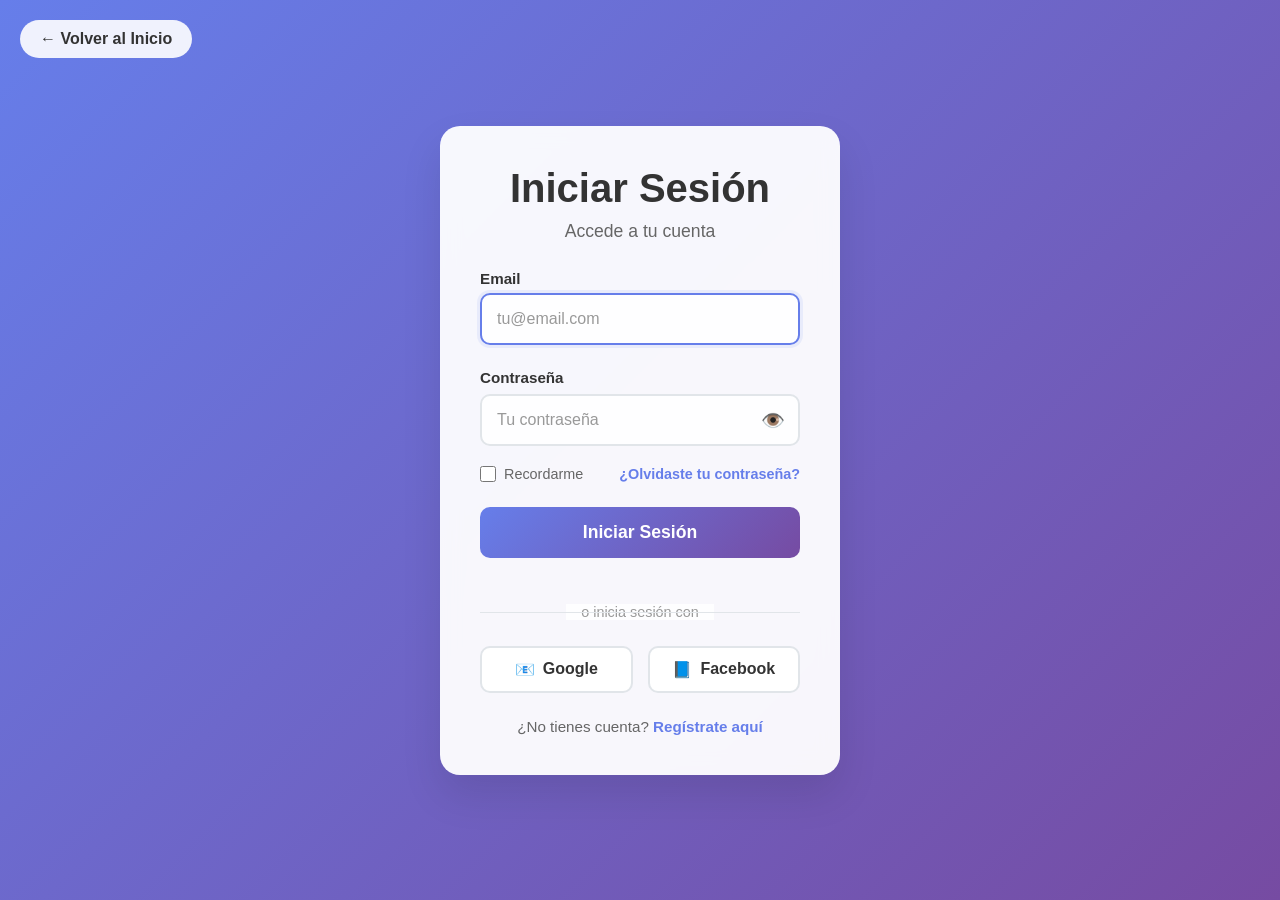
<file: Login.html>
<!DOCTYPE html>
<html lang="es">
<head>
    <meta charset="UTF-8">
    <meta name="viewport" content="width=device-width, initial-scale=1.0">
    <title>Iniciar Sesión - Tu Sitio Web</title>
    <style>
        * {
            margin: 0;
            padding: 0;
            box-sizing: border-box;
        }

        body {
            font-family: 'Segoe UI', Tahoma, Geneva, Verdana, sans-serif;
            background: linear-gradient(135deg, #667eea 0%, #764ba2 100%);
            min-height: 100vh;
            display: flex;
            align-items: center;
            justify-content: center;
            padding: 20px;
        }

        .login-container {
            background: rgba(255, 255, 255, 0.95);
            backdrop-filter: blur(10px);
            padding: 40px;
            border-radius: 20px;
            box-shadow: 0 20px 40px rgba(0, 0, 0, 0.1);
            width: 100%;
            max-width: 400px;
            animation: slideUp 0.8s ease-out;
        }

        @keyframes slideUp {
            from {
                opacity: 0;
                transform: translateY(30px);
            }
            to {
                opacity: 1;
                transform: translateY(0);
            }
        }

        .login-header {
            text-align: center;
            margin-bottom: 30px;
        }

        .login-title {
            font-size: 2.5rem;
            color: #333;
            margin-bottom: 10px;
            font-weight: 700;
        }

        .login-subtitle {
            color: #666;
            font-size: 1.1rem;
            margin-bottom: 20px;
        }

        .form-group {
            margin-bottom: 20px;
        }

        .form-label {
            display: block;
            margin-bottom: 8px;
            color: #333;
            font-weight: 600;
            font-size: 0.95rem;
        }

        .form-input {
            width: 100%;
            padding: 15px;
            border: 2px solid #e1e5e9;
            border-radius: 10px;
            font-size: 1rem;
            transition: all 0.3s ease;
            background: rgba(255, 255, 255, 0.9);
        }

        .form-input:focus {
            outline: none;
            border-color: #667eea;
            box-shadow: 0 0 0 3px rgba(102, 126, 234, 0.1);
            transform: translateY(-2px);
        }

        .form-input::placeholder {
            color: #999;
        }

        .form-options {
            display: flex;
            justify-content: space-between;
            align-items: center;
            margin-bottom: 25px;
        }

        .remember-me {
            display: flex;
            align-items: center;
            gap: 8px;
        }

        .checkbox-input {
            width: 16px;
            height: 16px;
            accent-color: #667eea;
        }

        .checkbox-label {
            color: #666;
            font-size: 0.9rem;
        }

        .forgot-password {
            color: #667eea;
            text-decoration: none;
            font-size: 0.9rem;
            font-weight: 600;
        }

        .forgot-password:hover {
            text-decoration: underline;
        }

        .login-btn {
            width: 100%;
            padding: 15px;
            background: linear-gradient(135deg, #667eea, #764ba2);
            color: white;
            border: none;
            border-radius: 10px;
            font-size: 1.1rem;
            font-weight: 600;
            cursor: pointer;
            transition: all 0.3s ease;
            margin-bottom: 20px;
        }

        .login-btn:hover {
            transform: translateY(-2px);
            box-shadow: 0 10px 25px rgba(102, 126, 234, 0.3);
        }

        .login-btn:active {
            transform: translateY(0);
        }

        .login-btn:disabled {
            opacity: 0.6;
            cursor: not-allowed;
            transform: none;
        }

        .divider {
            text-align: center;
            margin: 25px 0;
            color: #999;
            position: relative;
        }

        .divider::before {
            content: '';
            position: absolute;
            top: 50%;
            left: 0;
            right: 0;
            height: 1px;
            background: #e1e5e9;
        }

        .divider span {
            background: rgba(255, 255, 255, 0.95);
            padding: 0 15px;
            font-size: 0.9rem;
        }

        .social-login {
            display: flex;
            gap: 15px;
            margin-bottom: 25px;
        }

        .social-btn {
            flex: 1;
            padding: 12px;
            border: 2px solid #e1e5e9;
            border-radius: 10px;
            background: white;
            color: #333;
            text-decoration: none;
            display: flex;
            align-items: center;
            justify-content: center;
            gap: 8px;
            font-weight: 600;
            transition: all 0.3s ease;
        }

        .social-btn:hover {
            border-color: #667eea;
            transform: translateY(-2px);
            box-shadow: 0 5px 15px rgba(0, 0, 0, 0.1);
        }

        .register-link {
            text-align: center;
            color: #666;
            font-size: 0.95rem;
        }

        .register-link a {
            color: #667eea;
            text-decoration: none;
            font-weight: 600;
        }

        .register-link a:hover {
            text-decoration: underline;
        }

        .back-home {
            position: fixed;
            top: 20px;
            left: 20px;
            background: rgba(255, 255, 255, 0.9);
            color: #333;
            padding: 10px 20px;
            border-radius: 25px;
            text-decoration: none;
            font-weight: 600;
            transition: all 0.3s ease;
            backdrop-filter: blur(10px);
        }

        .back-home:hover {
            background: rgba(255, 255, 255, 1);
            transform: translateY(-2px);
            box-shadow: 0 5px 15px rgba(0, 0, 0, 0.1);
        }

        .error-message {
            background: #fee;
            color: #c33;
            padding: 10px;
            border-radius: 8px;
            margin-bottom: 20px;
            display: none;
            font-size: 0.9rem;
        }

        .success-message {
            background: #efe;
            color: #3c3;
            padding: 10px;
            border-radius: 8px;
            margin-bottom: 20px;
            display: none;
            font-size: 0.9rem;
        }

        .loading {
            display: inline-block;
            width: 20px;
            height: 20px;
            border: 2px solid #ffffff;
            border-radius: 50%;
            border-top-color: transparent;
            animation: spin 1s ease-in-out infinite;
        }

        @keyframes spin {
            to { transform: rotate(360deg); }
        }

        @media (max-width: 768px) {
            .login-container {
                padding: 30px 20px;
                margin: 10px;
            }

            .login-title {
                font-size: 2rem;
            }

            .form-options {
                flex-direction: column;
                gap: 15px;
                align-items: flex-start;
            }

            .social-login {
                flex-direction: column;
            }

            .back-home {
                position: relative;
                top: 0;
                left: 0;
                display: inline-block;
                margin-bottom: 20px;
            }
        }

        .password-toggle {
            position: relative;
        }

        .password-toggle-btn {
            position: absolute;
            right: 15px;
            top: 50%;
            transform: translateY(-50%);
            background: none;
            border: none;
            color: #666;
            cursor: pointer;
            font-size: 1.2rem;
            transition: color 0.3s ease;
        }

        .password-toggle-btn:hover {
            color: #667eea;
        }

        /* CSS para el icono blanco en user-actions */
        .user-actions .login-btn {
            display: flex;
            align-items: center;
            gap: 8px;
            background: rgba(255, 255, 255, 0.1);
            color: white;
            padding: 10px 20px;
            border-radius: 25px;
            text-decoration: none;
            font-weight: 600;
            transition: all 0.3s ease;
            backdrop-filter: blur(10px);
        }

        .user-actions .login-btn:hover {
            background: rgba(255, 255, 255, 0.2);
            transform: translateY(-2px);
        }

        .user-actions .login-icon {
            color: white;
            font-size: 1.2rem;
        }

        .user-actions .login-text {
            color: white;
        }
    </style>
</head>
<body>
    <a href="index.html" class="back-home">← Volver al Inicio</a>

    <div class="login-container">
        <div class="login-header">
            <h1 class="login-title">Iniciar Sesión</h1>
            <p class="login-subtitle">Accede a tu cuenta</p>
        </div>

        <div class="error-message" id="errorMessage"></div>
        <div class="success-message" id="successMessage"></div>

        <form class="login-form" id="loginForm">
            <div class="form-group">
                <label class="form-label" for="email">Email</label>
                <input 
                    type="email" 
                    id="email" 
                    name="email" 
                    class="form-input" 
                    placeholder="tu@email.com" 
                    required
                >
            </div>

            <div class="form-group">
                <label class="form-label" for="password">Contraseña</label>
                <div class="password-toggle">
                    <input 
                        type="password" 
                        id="password" 
                        name="password" 
                        class="form-input" 
                        placeholder="Tu contraseña" 
                        required
                    >
                    <button type="button" class="password-toggle-btn" id="togglePassword">
                        👁️
                    </button>
                </div>
            </div>

            <div class="form-options">
                <div class="remember-me">
                    <input type="checkbox" id="remember" name="remember" class="checkbox-input">
                    <label class="checkbox-label" for="remember">Recordarme</label>
                </div>
                <a href="#" class="forgot-password">¿Olvidaste tu contraseña?</a>
            </div>

            <button type="submit" class="login-btn" id="loginButton">
                Iniciar Sesión
            </button>
        </form>

        <div class="divider">
            <span>o inicia sesión con</span>
        </div>

        <div class="social-login">
            <a href="#" class="social-btn">
                <span>📧</span>
                Google
            </a>
            <a href="#" class="social-btn">
                <span>📘</span>
                Facebook
            </a>
        </div>

        <div class="register-link">
            ¿No tienes cuenta? <a href="registro.html">Regístrate aquí</a>
        </div>
    </div>

    <script>
        // Toggle password visibility
        const togglePassword = document.getElementById('togglePassword');
        const passwordInput = document.getElementById('password');

        togglePassword.addEventListener('click', function() {
            const type = passwordInput.getAttribute('type') === 'password' ? 'text' : 'password';
            passwordInput.setAttribute('type', type);
            this.textContent = type === 'password' ? '👁️' : '🙈';
        });

        // Form submission handling
        const loginForm = document.getElementById('loginForm');
        const loginButton = document.getElementById('loginButton');
        const errorMessage = document.getElementById('errorMessage');
        const successMessage = document.getElementById('successMessage');

        loginForm.addEventListener('submit', function(e) {
            e.preventDefault();
            
            // Clear previous messages
            errorMessage.style.display = 'none';
            successMessage.style.display = 'none';
            
            // Get form data
            const formData = new FormData(this);
            const data = Object.fromEntries(formData);
            
            // Show loading state
            loginButton.innerHTML = '<span class="loading"></span> Iniciando sesión...';
            loginButton.disabled = true;
            
            // Simulate API call
            setTimeout(() => {
                // Reset button
                loginButton.innerHTML = 'Iniciar Sesión';
                loginButton.disabled = false;
                
                // Basic validation (replace with real authentication)
                if (data.email && data.password) {
                    if (data.password.length < 6) {
                        showError('La contraseña debe tener al menos 6 caracteres');
                        return;
                    }
                    
                    // Simulate successful login
                    showSuccess('¡Inicio de sesión exitoso! Redirigiendo...');
                    
                    // Redirect to dashboard or home page
                    setTimeout(() => {
                        window.location.href = 'index.html';
                    }, 1500);
                    
                    // Store login state (in real app, use proper session management)
                    if (data.remember) {
                        sessionStorage.setItem('userLoggedIn', 'true');
                        sessionStorage.setItem('userEmail', data.email);
                    }
                } else {
                    showError('Por favor completa todos los campos');
                }
            }, 1000);
        });

        function showError(message) {
            errorMessage.textContent = message;
            errorMessage.style.display = 'block';
            errorMessage.scrollIntoView({ behavior: 'smooth', block: 'nearest' });
        }

        function showSuccess(message) {
            successMessage.textContent = message;
            successMessage.style.display = 'block';
            successMessage.scrollIntoView({ behavior: 'smooth', block: 'nearest' });
        }

        // Enhanced form interactions
        document.querySelectorAll('.form-input').forEach(input => {
            input.addEventListener('focus', function() {
                this.parentElement.style.transform = 'translateY(-2px)';
            });
            
            input.addEventListener('blur', function() {
                this.parentElement.style.transform = 'translateY(0)';
            });
        });

        // Email validation
        const emailInput = document.getElementById('email');
        emailInput.addEventListener('blur', function() {
            const email = this.value;
            const emailRegex = /^[^\s@]+@[^\s@]+\.[^\s@]+$/;
            
            if (email && !emailRegex.test(email)) {
                this.style.borderColor = '#ff4757';
            } else {
                this.style.borderColor = '#e1e5e9';
            }
        });

        // Auto-focus on first input
        document.addEventListener('DOMContentLoaded', function() {
            document.getElementById('email').focus();
        });

        // Handle "Remember me" functionality
        document.addEventListener('DOMContentLoaded', function() {
            const rememberedEmail = localStorage.getItem('rememberedEmail');
            if (rememberedEmail) {
                emailInput.value = rememberedEmail;
                document.getElementById('remember').checked = true;
            }
        });

        // Save email if "Remember me" is checked
        document.getElementById('remember').addEventListener('change', function() {
            if (this.checked) {
                localStorage.setItem('rememberedEmail', emailInput.value);
            } else {
                localStorage.removeItem('rememberedEmail');
            }
        });
    </script>
</body>
</html>
</file>
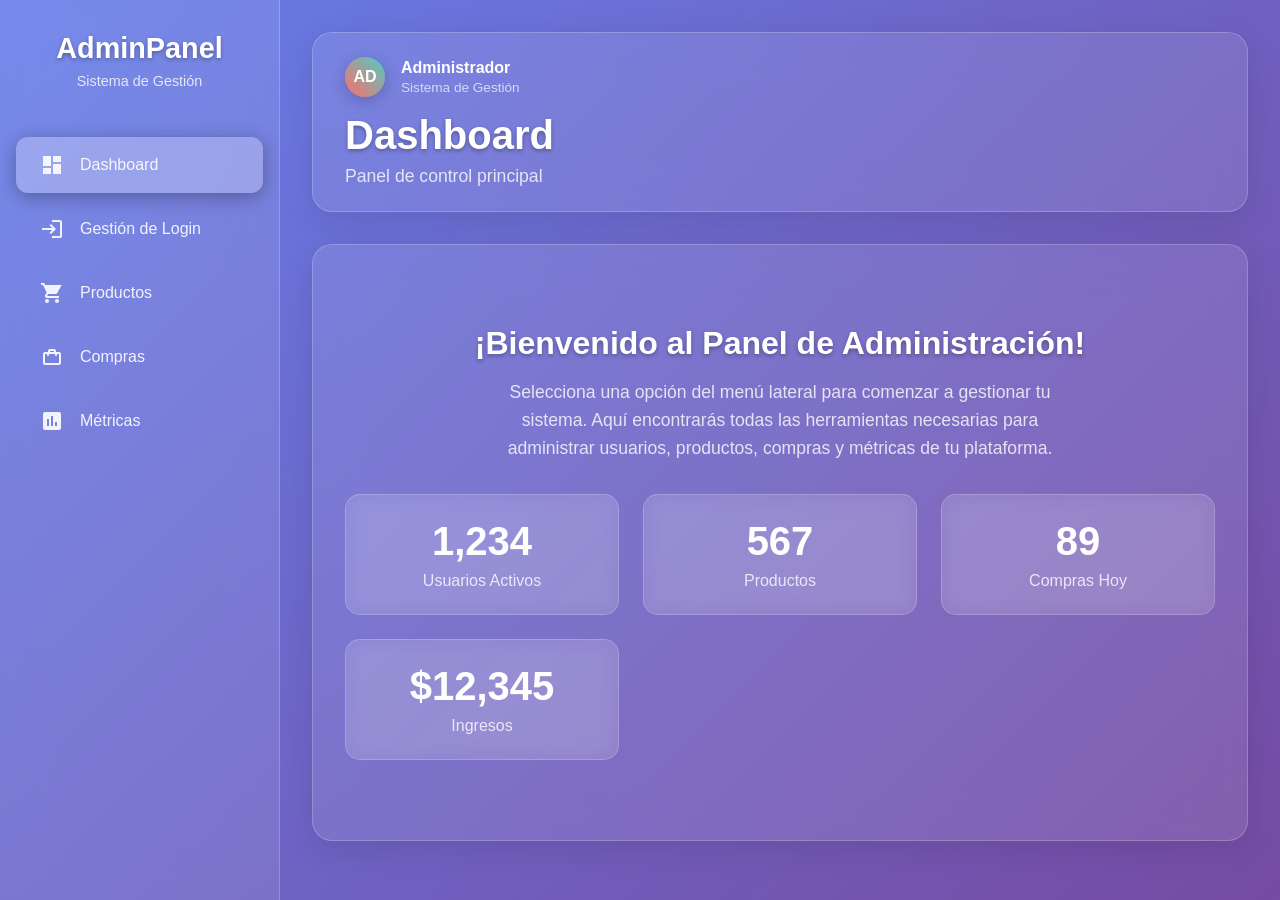
<file: panel de administracion.html>
<!DOCTYPE html>
<html lang="es">
<head>
    <meta charset="UTF-8">
    <meta name="viewport" content="width=device-width, initial-scale=1.0">
    <title>Panel de Administración</title>
    <style>
        * {
            margin: 0;
            padding: 0;
            box-sizing: border-box;
        }

        body {
            font-family: 'Segoe UI', Tahoma, Geneva, Verdana, sans-serif;
            background: linear-gradient(135deg, #667eea 0%, #764ba2 100%);
            min-height: 100vh;
            overflow-x: hidden;
        }

        .container {
            display: flex;
            min-height: 100vh;
            position: relative;
        }

        /* Sidebar */
        .sidebar {
            width: 280px;
            background: rgba(255, 255, 255, 0.1);
            backdrop-filter: blur(20px);
            border-right: 1px solid rgba(255, 255, 255, 0.2);
            padding: 2rem 0;
            position: fixed;
            height: 100vh;
            overflow-y: auto;
            transition: transform 0.3s ease;
            z-index: 1000;
        }

        .sidebar.hidden {
            transform: translateX(-100%);
        }

        .logo {
            text-align: center;
            margin-bottom: 3rem;
            padding: 0 1.5rem;
        }

        .logo h1 {
            color: white;
            font-size: 1.8rem;
            font-weight: 700;
            text-shadow: 0 2px 4px rgba(0,0,0,0.3);
        }

        .logo p {
            color: rgba(255, 255, 255, 0.8);
            font-size: 0.9rem;
            margin-top: 0.5rem;
        }

        .nav-menu {
            list-style: none;
            padding: 0 1rem;
        }

        .nav-item {
            margin-bottom: 0.5rem;
        }

        .nav-link {
            display: flex;
            align-items: center;
            padding: 1rem 1.5rem;
            color: rgba(255, 255, 255, 0.9);
            text-decoration: none;
            border-radius: 12px;
            transition: all 0.3s ease;
            position: relative;
            overflow: hidden;
        }

        .nav-link::before {
            content: '';
            position: absolute;
            top: 0;
            left: -100%;
            width: 100%;
            height: 100%;
            background: linear-gradient(90deg, transparent, rgba(255,255,255,0.1), transparent);
            transition: left 0.5s ease;
        }

        .nav-link:hover::before {
            left: 100%;
        }

        .nav-link:hover {
            background: rgba(255, 255, 255, 0.2);
            transform: translateX(5px);
            box-shadow: 0 4px 15px rgba(0,0,0,0.2);
        }

        .nav-link.active {
            background: rgba(255, 255, 255, 0.25);
            box-shadow: 0 4px 20px rgba(0,0,0,0.3);
        }

        .nav-icon {
            width: 24px;
            height: 24px;
            margin-right: 1rem;
            fill: currentColor;
        }

        /* Main Content */
        .main-content {
            flex: 1;
            margin-left: 280px;
            padding: 2rem;
            transition: margin-left 0.3s ease;
        }

        .main-content.expanded {
            margin-left: 0;
        }

        .header {
            background: rgba(255, 255, 255, 0.1);
            backdrop-filter: blur(20px);
            border-radius: 20px;
            padding: 1.5rem 2rem;
            margin-bottom: 2rem;
            box-shadow: 0 8px 32px rgba(0,0,0,0.1);
            border: 1px solid rgba(255, 255, 255, 0.2);
        }

        .header-top {
            display: flex;
            justify-content: space-between;
            align-items: center;
            margin-bottom: 1rem;
        }

        .hamburger {
            display: none;
            background: none;
            border: none;
            color: white;
            font-size: 1.5rem;
            cursor: pointer;
            padding: 0.5rem;
            border-radius: 8px;
            transition: background 0.3s ease;
        }

        .hamburger:hover {
            background: rgba(255, 255, 255, 0.1);
        }

        .user-info {
            display: flex;
            align-items: center;
            gap: 1rem;
        }

        .user-avatar {
            width: 40px;
            height: 40px;
            border-radius: 50%;
            background: linear-gradient(45deg, #ff6b6b, #4ecdc4);
            display: flex;
            align-items: center;
            justify-content: center;
            color: white;
            font-weight: bold;
            box-shadow: 0 4px 15px rgba(0,0,0,0.2);
        }

        .user-details h3 {
            color: white;
            font-size: 1rem;
            margin-bottom: 0.2rem;
        }

        .user-details p {
            color: rgba(255, 255, 255, 0.7);
            font-size: 0.85rem;
        }

        .page-title {
            color: white;
            font-size: 2.5rem;
            font-weight: 700;
            text-shadow: 0 2px 4px rgba(0,0,0,0.3);
            margin-bottom: 0.5rem;
        }

        .page-subtitle {
            color: rgba(255, 255, 255, 0.8);
            font-size: 1.1rem;
        }

        .content-area {
            background: rgba(255, 255, 255, 0.1);
            backdrop-filter: blur(20px);
            border-radius: 20px;
            padding: 2rem;
            min-height: 500px;
            box-shadow: 0 8px 32px rgba(0,0,0,0.1);
            border: 1px solid rgba(255, 255, 255, 0.2);
        }

        .welcome-message {
            text-align: center;
            color: white;
            padding: 3rem 0;
        }

        .welcome-message h2 {
            font-size: 2rem;
            margin-bottom: 1rem;
            text-shadow: 0 2px 4px rgba(0,0,0,0.3);
        }

        .welcome-message p {
            font-size: 1.1rem;
            color: rgba(255, 255, 255, 0.8);
            max-width: 600px;
            margin: 0 auto;
            line-height: 1.6;
        }

        .stats-grid {
            display: grid;
            grid-template-columns: repeat(auto-fit, minmax(250px, 1fr));
            gap: 1.5rem;
            margin-top: 2rem;
        }

        .stat-card {
            background: rgba(255, 255, 255, 0.1);
            backdrop-filter: blur(10px);
            border-radius: 15px;
            padding: 1.5rem;
            text-align: center;
            border: 1px solid rgba(255, 255, 255, 0.2);
            transition: transform 0.3s ease, box-shadow 0.3s ease;
        }

        .stat-card:hover {
            transform: translateY(-5px);
            box-shadow: 0 10px 30px rgba(0,0,0,0.2);
        }

        .stat-number {
            font-size: 2.5rem;
            font-weight: bold;
            color: white;
            margin-bottom: 0.5rem;
        }

        .stat-label {
            color: rgba(255, 255, 255, 0.8);
            font-size: 1rem;
        }

        /* Responsive Design */
        @media (max-width: 768px) {
            .sidebar {
                transform: translateX(-100%);
            }

            .sidebar.show {
                transform: translateX(0);
            }

            .main-content {
                margin-left: 0;
                padding: 1rem;
            }

            .hamburger {
                display: block;
            }

            .page-title {
                font-size: 2rem;
            }

            .header-top {
                flex-direction: column;
                gap: 1rem;
            }

            .content-area {
                padding: 1.5rem;
            }
        }

        /* Animaciones */
        @keyframes slideIn {
            from {
                opacity: 0;
                transform: translateY(20px);
            }
            to {
                opacity: 1;
                transform: translateY(0);
            }
        }

        .content-area {
            animation: slideIn 0.6s ease-out;
        }

        /* Scrollbar personalizada */
        .sidebar::-webkit-scrollbar {
            width: 6px;
        }

        .sidebar::-webkit-scrollbar-track {
            background: rgba(255, 255, 255, 0.1);
        }

        .sidebar::-webkit-scrollbar-thumb {
            background: rgba(255, 255, 255, 0.3);
            border-radius: 3px;
        }

        .sidebar::-webkit-scrollbar-thumb:hover {
            background: rgba(255, 255, 255, 0.5);
        }
    </style>
</head>
<body>
    <div class="container">
        <!-- Sidebar -->
        <aside class="sidebar" id="sidebar">
            <div class="logo">
                <h1>AdminPanel</h1>
                <p>Sistema de Gestión</p>
            </div>
            
            <nav>
                <ul class="nav-menu">
                    <li class="nav-item">
                        <a href="#" class="nav-link active" data-section="dashboard">
                            <svg class="nav-icon" viewBox="0 0 24 24">
                                <path d="M3 13h8V3H3v10zm0 8h8v-6H3v6zm10 0h8V11h-8v10zm0-18v6h8V3h-8z"/>
                            </svg>
                            Dashboard
                        </a>
                    </li>
                    <li class="nav-item">
                        <a href="#" class="nav-link" data-section="login">
                            <svg class="nav-icon" viewBox="0 0 24 24">
                                <path d="M11 7L9.6 8.4l2.6 2.6H2v2h10.2l-2.6 2.6L11 17l5-5-5-5zm9 12h-8v2h8c1.1 0 2-0.9 2-2V5c0-1.1-0.9-2-2-2h-8v2h8v12z"/>
                            </svg>
                            Gestión de Login
                        </a>
                    </li>
                    <li class="nav-item">
                        <a href="#" class="nav-link" data-section="productos">
                            <svg class="nav-icon" viewBox="0 0 24 24">
                                <path d="M7 18c-1.1 0-2 0.9-2 2s0.9 2 2 2 2-0.9 2-2-0.9-2-2-2zM1 2v2h2l3.6 7.59-1.35 2.45c-0.16 0.28-0.25 0.61-0.25 0.96 0 1.1 0.9 2 2 2h12v-2H7.42c-0.14 0-0.25-0.11-0.25-0.25l0.03-0.12L8.1 13h7.45c0.75 0 1.41-0.41 1.75-1.03L21.7 4H5.21l-0.94-2H1zm16 16c-1.1 0-2 0.9-2 2s0.9 2 2 2 2-0.9 2-2-0.9-2-2-2z"/>
                            </svg>
                            Productos
                        </a>
                    </li>
                    <li class="nav-item">
                        <a href="#" class="nav-link" data-section="compras">
                            <svg class="nav-icon" viewBox="0 0 24 24">
                                <path d="M19 7h-3V6c0-1.1-0.9-2-2-2h-4c-1.1 0-2 0.9-2 2v1H5c-1.1 0-2 0.9-2 2v9c0 1.1 0.9 2 2 2h14c1.1 0 2-0.9 2-2V9c0-1.1-0.9-2-2-2zM10 6h4v1h-4V6zm9 12H5V9h2v1c0 0.55 0.45 1 1 1s1-0.45 1-1V9h6v1c0 0.55 0.45 1 1 1s1-0.45 1-1V9h2v9z"/>
                            </svg>
                            Compras
                        </a>
                    </li>
                    <li class="nav-item">
                        <a href="#" class="nav-link" data-section="metricas">
                            <svg class="nav-icon" viewBox="0 0 24 24">
                                <path d="M19 3H5c-1.1 0-2 0.9-2 2v14c0 1.1 0.9 2 2 2h14c1.1 0 2-0.9 2-2V5c0-1.1-0.9-2-2-2zM9 17H7v-7h2v7zm4 0h-2V7h2v10zm4 0h-2v-4h2v4z"/>
                            </svg>
                            Métricas
                        </a>
                    </li>
                </ul>
            </nav>
        </aside>

        <!-- Main Content -->
        <main class="main-content" id="mainContent">
            <header class="header">
                <div class="header-top">
                    <button class="hamburger" id="hamburger">☰</button>
                    <div class="user-info">
                        <div class="user-avatar">AD</div>
                        <div class="user-details">
                            <h3>Administrador</h3>
                            <p>Sistema de Gestión</p>
                        </div>
                    </div>
                </div>
                <div class="page-header">
                    <h1 class="page-title" id="pageTitle">Dashboard</h1>
                    <p class="page-subtitle" id="pageSubtitle">Panel de control principal</p>
                </div>
            </header>

            <div class="content-area" id="contentArea">
                <div class="welcome-message">
                    <h2>¡Bienvenido al Panel de Administración!</h2>
                    <p>Selecciona una opción del menú lateral para comenzar a gestionar tu sistema. Aquí encontrarás todas las herramientas necesarias para administrar usuarios, productos, compras y métricas de tu plataforma.</p>
                    
                    <div class="stats-grid">
                        <div class="stat-card">
                            <div class="stat-number">1,234</div>
                            <div class="stat-label">Usuarios Activos</div>
                        </div>
                        <div class="stat-card">
                            <div class="stat-number">567</div>
                            <div class="stat-label">Productos</div>
                        </div>
                        <div class="stat-card">
                            <div class="stat-number">89</div>
                            <div class="stat-label">Compras Hoy</div>
                        </div>
                        <div class="stat-card">
                            <div class="stat-number">$12,345</div>
                            <div class="stat-label">Ingresos</div>
                        </div>
                    </div>
                </div>
            </div>
        </main>
    </div>

    <script>
        // Datos de contenido para cada sección
        const sectionContent = {
            dashboard: {
                title: "Dashboard",
                subtitle: "Panel de control principal",
                content: `
                    <div class="welcome-message">
                        <h2>¡Bienvenido al Panel de Administración!</h2>
                        <p>Selecciona una opción del menú lateral para comenzar a gestionar tu sistema. Aquí encontrarás todas las herramientas necesarias para administrar usuarios, productos, compras y métricas de tu plataforma.</p>
                        
                        <div class="stats-grid">
                            <div class="stat-card">
                                <div class="stat-number">1,234</div>
                                <div class="stat-label">Usuarios Activos</div>
                            </div>
                            <div class="stat-card">
                                <div class="stat-number">567</div>
                                <div class="stat-label">Productos</div>
                            </div>
                            <div class="stat-card">
                                <div class="stat-number">89</div>
                                <div class="stat-label">Compras Hoy</div>
                            </div>
                            <div class="stat-card">
                                <div class="stat-number">$12,345</div>
                                <div class="stat-label">Ingresos</div>
                            </div>
                        </div>
                    </div>
                `
            },
            login: {
                title: "Gestión de Login",
                subtitle: "Administrar usuarios y sesiones",
                content: `
                    <div style="color: white; text-align: center; padding: 2rem;">
                        <h2 style="margin-bottom: 1rem;">Gestión de Usuarios y Sesiones</h2>
                        <p style="color: rgba(255,255,255,0.8); margin-bottom: 2rem;">Administra los usuarios del sistema, permisos y sesiones activas.</p>
                        <div style="background: rgba(255,255,255,0.1); border-radius: 15px; padding: 2rem; margin: 2rem 0;">
                            <h3 style="margin-bottom: 1rem;">Funcionalidades Disponibles:</h3>
                            <div style="display: grid; grid-template-columns: repeat(auto-fit, minmax(200px, 1fr)); gap: 1rem; margin-top: 1rem;">
                                <div style="background: rgba(255,255,255,0.1); padding: 1rem; border-radius: 10px;">
                                    <strong>Usuarios Activos</strong><br>
                                    <span style="color: rgba(255,255,255,0.7);">Gestionar sesiones</span>
                                </div>
                                <div style="background: rgba(255,255,255,0.1); padding: 1rem; border-radius: 10px;">
                                    <strong>Permisos</strong><br>
                                    <span style="color: rgba(255,255,255,0.7);">Roles y accesos</span>
                                </div>
                                <div style="background: rgba(255,255,255,0.1); padding: 1rem; border-radius: 10px;">
                                    <strong>Seguridad</strong><br>
                                    <span style="color: rgba(255,255,255,0.7);">Logs de acceso</span>
                                </div>
                            </div>
                        </div>
                    </div>
                `
            },
            productos: {
                title: "Gestión de Productos",
                subtitle: "Administrar catálogo de productos",
                content: `
                    <div style="color: white; text-align: center; padding: 2rem;">
                        <h2 style="margin-bottom: 1rem;">Catálogo de Productos</h2>
                        <p style="color: rgba(255,255,255,0.8); margin-bottom: 2rem;">Administra tu inventario, precios y categorías de productos.</p>
                        <div style="background: rgba(255,255,255,0.1); border-radius: 15px; padding: 2rem; margin: 2rem 0;">
                            <h3 style="margin-bottom: 1rem;">Herramientas de Gestión:</h3>
                            <div style="display: grid; grid-template-columns: repeat(auto-fit, minmax(200px, 1fr)); gap: 1rem; margin-top: 1rem;">
                                <div style="background: rgba(255,255,255,0.1); padding: 1rem; border-radius: 10px;">
                                    <strong>Inventario</strong><br>
                                    <span style="color: rgba(255,255,255,0.7);">Stock y disponibilidad</span>
                                </div>
                                <div style="background: rgba(255,255,255,0.1); padding: 1rem; border-radius: 10px;">
                                    <strong>Precios</strong><br>
                                    <span style="color: rgba(255,255,255,0.7);">Gestión de precios</span>
                                </div>
                                <div style="background: rgba(255,255,255,0.1); padding: 1rem; border-radius: 10px;">
                                    <strong>Categorías</strong><br>
                                    <span style="color: rgba(255,255,255,0.7);">Organización</span>
                                </div>
                            </div>
                        </div>
                    </div>
                `
            },
            compras: {
                title: "Gestión de Compras",
                subtitle: "Administrar órdenes y transacciones",
                content: `
                    <div style="color: white; text-align: center; padding: 2rem;">
                        <h2 style="margin-bottom: 1rem;">Sistema de Compras</h2>
                        <p style="color: rgba(255,255,255,0.8); margin-bottom: 2rem;">Gestiona órdenes, pagos y el historial de transacciones.</p>
                        <div style="background: rgba(255,255,255,0.1); border-radius: 15px; padding: 2rem; margin: 2rem 0;">
                            <h3 style="margin-bottom: 1rem;">Control de Transacciones:</h3>
                            <div style="display: grid; grid-template-columns: repeat(auto-fit, minmax(200px, 1fr)); gap: 1rem; margin-top: 1rem;">
                                <div style="background: rgba(255,255,255,0.1); padding: 1rem; border-radius: 10px;">
                                    <strong>Órdenes</strong><br>
                                    <span style="color: rgba(255,255,255,0.7);">Gestión de pedidos</span>
                                </div>
                                <div style="background: rgba(255,255,255,0.1); padding: 1rem; border-radius: 10px;">
                                    <strong>Pagos</strong><br>
                                    <span style="color: rgba(255,255,255,0.7);">Transacciones</span>
                                </div>
                                <div style="background: rgba(255,255,255,0.1); padding: 1rem; border-radius: 10px;">
                                    <strong>Historial</strong><br>
                                    <span style="color: rgba(255,255,255,0.7);">Registros completos</span>
                                </div>
                            </div>
                        </div>
                    </div>
                `
            },
            metricas: {
                title: "Métricas y Análisis",
                subtitle: "Reportes y estadísticas del sistema",
                content: `
                    <div style="color: white; text-align: center; padding: 2rem;">
                        <h2 style="margin-bottom: 1rem;">Centro de Análisis</h2>
                        <p style="color: rgba(255,255,255,0.8); margin-bottom: 2rem;">Analiza el rendimiento de tu plataforma con métricas detalladas.</p>
                        <div style="background: rgba(255,255,255,0.1); border-radius: 15px; padding: 2rem; margin: 2rem 0;">
                            <h3 style="margin-bottom: 1rem;">Reportes Disponibles:</h3>
                            <div style="display: grid; grid-template-columns: repeat(auto-fit, minmax(200px, 1fr)); gap: 1rem; margin-top: 1rem;">
                                <div style="background: rgba(255,255,255,0.1); padding: 1rem; border-radius: 10px;">
                                    <strong>Ventas</strong><br>
                                    <span style="color: rgba(255,255,255,0.7);">Análisis de ingresos</span>
                                </div>
                                <div style="background: rgba(255,255,255,0.1); padding: 1rem; border-radius: 10px;">
                                    <strong>Usuarios</strong><br>
                                    <span style="color: rgba(255,255,255,0.7);">Comportamiento</span>
                                </div>
                                <div style="background: rgba(255,255,255,0.1); padding: 1rem; border-radius: 10px;">
                                    <strong>Productos</strong><br>
                                    <span style="color: rgba(255,255,255,0.7);">Rendimiento</span>
                                </div>
                            </div>
                        </div>
                    </div>
                `
            }
        };

        // Elementos del DOM
        const hamburger = document.getElementById('hamburger');
        const sidebar = document.getElementById('sidebar');
        const mainContent = document.getElementById('mainContent');
        const pageTitle = document.getElementById('pageTitle');
        const pageSubtitle = document.getElementById('pageSubtitle');
        const contentArea = document.getElementById('contentArea');
        const navLinks = document.querySelectorAll('.nav-link');

        // Toggle sidebar en móvil
        hamburger.addEventListener('click', () => {
            sidebar.classList.toggle('show');
        });

        // Cerrar sidebar al hacer click fuera en móvil
        document.addEventListener('click', (e) => {
            if (window.innerWidth <= 768 && !sidebar.contains(e.target) && !hamburger.contains(e.target)) {
                sidebar.classList.remove('show');
            }
        });

        // Navegación entre secciones
        navLinks.forEach(link => {
            link.addEventListener('click', (e) => {
                e.preventDefault();
                
                // Remover clase activa de todos los enlaces
                navLinks.forEach(navLink => navLink.classList.remove('active'));
                
                // Agregar clase activa al enlace clickeado
                link.classList.add('active');
                
                // Obtener la sección
                const section = link.dataset.section;
                const sectionData = sectionContent[section];
                
                // Actualizar contenido
                if (sectionData) {
                    pageTitle.textContent = sectionData.title;
                    pageSubtitle.textContent = sectionData.subtitle;
                    contentArea.innerHTML = sectionData.content;
                }
                
                // Cerrar sidebar en móvil después de seleccionar
                if (window.innerWidth <= 768) {
                    sidebar.classList.remove('show');
                }
            });
        });

        // Responsive behavior
        window.addEventListener('resize', () => {
            if (window.innerWidth > 768) {
                sidebar.classList.remove('show');
            }
        });
    </script>
</body>
</html>
</file>
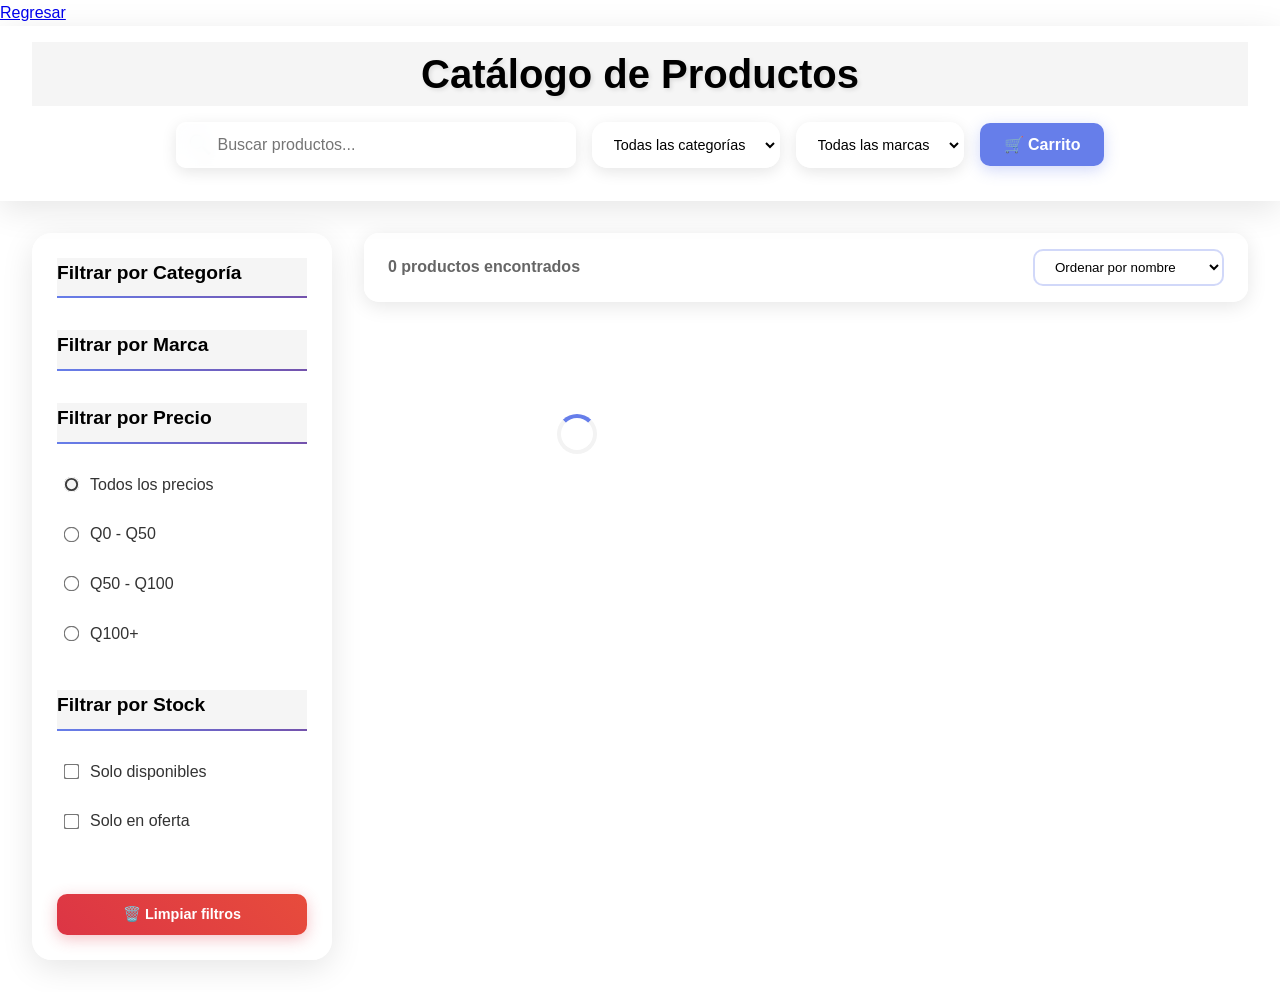
<file: Productos.html>
<!DOCTYPE html>
<html lang="es">
<head>
  <meta charset="UTF-8" />
  <meta name="viewport" content="width=device-width, initial-scale=1.0" />
  <title>Catálogo de Productos</title>
  <a href="index.html" class="btn-back">Regresar</a>
  <script src="js-cart.js"></script>
  <style>
    * {
      margin: 0;
      padding: 0;
      box-sizing: border-box;
    }

    body {
      font-family: 'Poppins', 'Roboto', sans-serif;
      background: white;
      min-height: 100vh;
      line-height: 1.6;
    }

    .header {
      background: rgba(255, 255, 255, 0.95);
      backdrop-filter: blur(10px);
      padding: 1rem 2rem;
      box-shadow: 0 8px 32px rgba(0,0,0,0.1);
      position: sticky;
      top: 0;
      z-index: 100;
      border-bottom: 1px solid rgba(255,255,255,0.2);
    }

    .header h1 {
      text-align: center;
      background: whitesmoke;
      margin-bottom: 1rem;
      font-size: 2.5rem;
      font-weight: 700;
      text-shadow: 2px 2px 4px rgba(0,0,0,0.1);
    }

    .controls-container {
      display: flex;
      flex-wrap: wrap;
      gap: 1rem;
      align-items: center;
      justify-content: center;
      margin-bottom: 1rem;
    }

    .search-box {
      flex: 1;
      min-width: 250px;
      max-width: 400px;
      position: relative;
    }

    .search-box input {
      width: 100%;
      padding: 0.75rem 1rem 0.75rem 2.5rem;
      border: 2px solid rgba(255,255,255,0.3);
      border-radius: 10px;
      font-size: 1rem;
      background: rgba(255,255,255,0.9);
      backdrop-filter: blur(10px);
      transition: all 0.3s ease;
      box-shadow: 0 4px 15px rgba(0,0,0,0.1);
    }

    .search-box input:focus {
      outline: none;
      border-color: #667eea;
      box-shadow: 0 0 20px rgba(102, 126, 234, 0.3);
      transform: translateY(-2px);
    }

    .search-box::before {
      content: "🔍";
      position: absolute;
      left: 12px;
      top: 50%;
      transform: translateY(-50%);
      font-size: 1.2rem;
    }

    .filter-group {
      display: flex;
      gap: 1rem;
      align-items: center;
    }

    .filter-select {
      padding: 0.75rem 1rem;
      border: 2px solid rgba(255,255,255,0.3);
      border-radius: 15px;
      font-size: 0.9rem;
      background: rgba(255,255,255,0.9);
      backdrop-filter: blur(10px);
      cursor: pointer;
      transition: all 0.3s ease;
      box-shadow: 0 4px 15px rgba(0,0,0,0.1);
    }

    .filter-select:focus {
      outline: none;
      border-color: #667eea;
      box-shadow: 0 0 20px rgba(102, 126, 234, 0.3);
      transform: translateY(-2px);
    }

    .cart-button {
      display: flex;
      align-items: center;
      gap: 0.5rem;
      background: #667eea;
      color: white;
      border: none;
      padding: 0.75rem 1.5rem;
      border-radius: 10px;
      cursor: pointer;
      font-weight: 600;
      font-size: 1rem;
      transition: all 0.3s ease;
      box-shadow: 0 4px 15px rgba(102, 126, 234, 0.3);
      position: relative;
      overflow: hidden;
    }

    .cart-button:hover {
      transform: translateY(-2px);
      box-shadow: 0 8px 25px rgba(102, 126, 234, 0.4);
    }

    .cart-button::before {
      content: '';
      position: absolute;
      top: 0;
      left: -100%;
      width: 100%;
      height: 100%;
      background: linear-gradient(90deg, transparent, rgba(255,255,255,0.3), transparent);
      transition: left 0.5s ease;
    }

    .cart-button:hover::before {
      left: 100%;
    }

    .cart-count {
      background: #ff4444;
      color: white;
      border-radius: 50%;
      padding: 0.25rem 0.5rem;
      font-size: 0.75rem;
      font-weight: 700;
      min-width: 1.5rem;
      height: 1.5rem;
      display: flex;
      align-items: center;
      justify-content: center;
      box-shadow: 0 2px 8px rgba(255, 68, 68, 0.3);
      animation: pulse 2s infinite;
    }

    @keyframes pulse {
      0% { transform: scale(1); }
      50% { transform: scale(1.1); }
      100% { transform: scale(1); }
    }

    .main-content {
      display: flex;
      gap: 2rem;
      padding: 2rem;
      max-width: 1400px;
      margin: 0 auto;
    }

    .sidebar {
      width: 300px;
      background: rgba(255, 255, 255, 0.95);
      backdrop-filter: blur(10px);
      padding: 1.5rem;
      border-radius: 20px;
      box-shadow: 0 8px 32px rgba(0,0,0,0.1);
      height: fit-content;
      position: sticky;
      top: 140px;
      border: 1px solid rgba(255,255,255,0.2);
    }

    .sidebar h3 {
      background: whitesmoke;
      -webkit-text-fill-color: black;
      margin-bottom: 1rem;
      font-size: 1.2rem;
      font-weight: 600;
      border-bottom: 2px solid;
      border-image: linear-gradient(45deg, #667eea, #764ba2) 1;
      padding-bottom: 0.5rem;
    }

    .filter-section {
      margin-bottom: 2rem;
    }

    .filter-item {
      display: flex;
      align-items: center;
      padding: 0.75rem 0;
      cursor: pointer;
      transition: all 0.3s ease;
      border-radius: 8px;
      padding-left: 0.5rem;
    }

    .filter-item:hover {
      background: rgba(102, 126, 234, 0.1);
      transform: translateX(5px);
    }

    .filter-item input[type="checkbox"],
    .filter-item input[type="radio"] {
      margin-right: 0.75rem;
      accent-color: whitesmoke;
      transform: scale(1.2);
    }

    .filter-item label {
      font-weight: 500;
      color: #333;
      cursor: pointer;
    }

    .products-container {
      flex: 1;
    }

    .products-header {
      display: flex;
      justify-content: space-between;
      align-items: center;
      margin-bottom: 2rem;
      background: rgba(255, 255, 255, 0.95);
      backdrop-filter: blur(10px);
      padding: 1rem 1.5rem;
      border-radius: 15px;
      box-shadow: 0 4px 20px rgba(0,0,0,0.1);
    }

    .products-count {
      color: #666;
      font-size: 1rem;
      font-weight: 600;
    }

    .sort-select {
      padding: 0.5rem 1rem;
      border: 2px solid rgba(102, 126, 234, 0.3);
      border-radius: 10px;
      background: rgba(255,255,255,0.9);
      backdrop-filter: blur(10px);
      cursor: pointer;
      transition: all 0.3s ease;
    }

    .sort-select:focus {
      outline: none;
      border-color: white;
      box-shadow: 0 0 15px rgba(102, 126, 234, 0.3);
    }

    .products-grid {
      display: grid;
      grid-template-columns: repeat(auto-fill, minmax(300px, 1fr));
      gap: 2rem;
    }

    .product-card {
      background: rgba(255, 255, 255, 0.95);
      backdrop-filter: blur(10px);
      padding: 1.5rem;
      border-radius: 20px;
      box-shadow: 0 8px 32px rgba(0,0,0,0.1);
      transition: all 0.3s ease;
      position: relative;
      overflow: hidden;
      border: 1px solid rgba(255,255,255,0.2);
    }

    .product-card::before {
      content: '';
      position: absolute;
      top: 0;
      left: 0;
      right: 0;
      height: 4px;
      background: whitesmoke;
      transform: scaleX(0);
      transition: transform 0.3s ease;
    }

    .product-card:hover {
      transform: translateY(-10px);
      box-shadow: 0 15px 40px rgba(0,0,0,0.2);
    }

    .product-card:hover::before {
      transform: scaleX(1);
    }

    .product-image {
      width: 100%;
      height: 200px;
      object-fit: cover;
      border-radius: 15px;
      margin-bottom: 1rem;
      transition: transform 0.3s ease;
    }

    .product-card:hover .product-image {
      transform: scale(1.05);
    }

    .product-brand {
      color: whitesmoke;
      font-size: 0.85rem;
      margin-bottom: 0.25rem;
      text-transform: uppercase;
      font-weight: 600;
      letter-spacing: 0.5px;
    }

    .product-name {
      font-weight: 600;
      margin-bottom: 0.5rem;
      color: #333;
      font-size: 1.1rem;
      line-height: 1.3;
    }

    .product-description {
      color: #666;
      font-size: 0.9rem;
      margin-bottom: 1rem;
      line-height: 1.4;
    }

    .product-price-container {
      display: flex;
      align-items: center;
      gap: 0.5rem;
      margin-bottom: 1rem;
    }

    .product-price {
      background: white;

      font-size: 1.4rem;
      font-weight: 700;
    }

    .product-price-comparison {
      color: #999;
      font-size: 1rem;
      text-decoration: line-through;
    }

    .product-discount {
      background: linear-gradient(45deg, #ff4444, #ff6b6b);
      color: white;
      padding: 0.25rem 0.5rem;
      border-radius: 15px;
      font-size: 0.75rem;
      font-weight: 600;
      box-shadow: 0 2px 8px rgba(255, 68, 68, 0.3);
    }

    .stock-label {
      display: inline-block;
      padding: 6px 12px;
      border-radius: 20px;
      font-size: 12px;
      font-weight: 600;
      margin-bottom: 1rem;
      text-transform: uppercase;
      letter-spacing: 0.5px;
    }

    .disponible {
      background: linear-gradient(45deg, #28a745, #20c997);
      color: white;
      box-shadow: 0 2px 8px rgba(40, 167, 69, 0.3);
    }

    .alerta {
      background: linear-gradient(45deg, #ffc107, #fd7e14);
      color: white;
      box-shadow: 0 2px 8px rgba(255, 193, 7, 0.3);
    }

    .agotado {
      background: linear-gradient(45deg, #dc3545, #e74c3c);
      color: white;
      box-shadow: 0 2px 8px rgba(220, 53, 69, 0.3);
    }

    .add-to-cart-btn {
      width: 100%;
      padding: 0.75rem;
      border: none;
      background: #1e88e5;
      color: white;
      border-radius: 10px;
      cursor: pointer;
      font-weight: 600;
      font-size: 1rem;
      transition: all 0.3s ease;
      box-shadow: 0 4px 15px rgba(40, 167, 69, 0.3);
      position: relative;
      overflow: hidden;
    }

    .add-to-cart-btn:hover:not(:disabled) {
      transform: translateY(-2px);
      box-shadow: #666eea;;
    }

    .add-to-cart-btn::before {
      content: '';
      position: absolute;
      top: 0;
      left: -100%;
      width: 100%;
      height: 100%;
      background: linear-gradient(90deg, transparent, rgba(255,255,255,0.3), transparent);
      transition: left 0.5s ease;
    }

    .add-to-cart-btn:hover:not(:disabled)::before {
      left: 100%;
    }

    .add-to-cart-btn:disabled {
      background: linear-gradient(45deg, #ccc, #999);
      cursor: not-allowed;
      transform: none;
      box-shadow: none;
    }

    .cart-alert {
      position: fixed;
      top: 20px;
      right: 20px;
      padding: 15px 20px;
      border-radius: 15px;
      font-family: 'Poppins', sans-serif;
      font-size: 14px;
      font-weight: 600;
      z-index: 9999;
      transform: translateX(400px);
      transition: all 0.3s ease;
      box-shadow: 0 8px 32px rgba(0,0,0,0.2);
      backdrop-filter: blur(10px);
    }

    .cart-alert-success {
      background: linear-gradient(45deg, #28a745, #20c997);
      color: white;
    }

    .cart-alert-error {
      background: linear-gradient(45deg, #dc3545, #e74c3c);
      color: white;
    }

    .cart-alert-info {
      background: linear-gradient(45deg, #17a2b8, #20c997);
      color: white;
    }

    .cart-alert.show {
      transform: translateX(0);
    }

    .no-products {
      text-align: center;
      color: #666;
      padding: 4rem;
      font-size: 1.2rem;
      background: rgba(255, 255, 255, 0.95);
      backdrop-filter: blur(10px);
      border-radius: 20px;
      box-shadow: 0 8px 32px rgba(0,0,0,0.1);
    }

    .offer-badge {
      position: absolute;
      top: 15px;
      right: 15px;
      background: linear-gradient(45deg, #ff4444, #ff6b6b);
      color: white;
      padding: 0.5rem 1rem;
      border-radius: 20px;
      font-size: 0.75rem;
      font-weight: 600;
      box-shadow: 0 4px 15px rgba(255, 68, 68, 0.3);
      animation: bounce 2s infinite;
    }

    @keyframes bounce {
      0%, 20%, 50%, 80%, 100% { transform: translateY(0); }
      40% { transform: translateY(-10px); }
      60% { transform: translateY(-5px); }
    }

    .clear-filters {
      background: linear-gradient(45deg, #dc3545, #e74c3c);
      color: white;
      border: none;
      padding: 0.75rem 1rem;
      border-radius: 10px;
      cursor: pointer;
      font-size: 0.9rem;
      font-weight: 600;
      margin-top: 1rem;
      width: 100%;
      transition: all 0.3s ease;
      box-shadow: 0 4px 15px rgba(220, 53, 69, 0.3);
    }

    .clear-filters:hover {
      transform: translateY(-2px);
      box-shadow: 0 8px 25px rgba(220, 53, 69, 0.4);
    }

    /* Modal styles */
    .modal {
      display: none;
      position: fixed;
      z-index: 10000;
      left: 0;
      top: 0;
      width: 100%;
      height: 100%;
      background-color: rgba(0,0,0,0.5);
      backdrop-filter: blur(5px);
    }

    .modal-content {
      background: rgba(255, 255, 255, 0.95);
      backdrop-filter: blur(10px);
      margin: 10% auto;
      padding: 2rem;
      border-radius: 20px;
      width: 90%;
      max-width: 500px;
      box-shadow: 0 20px 60px rgba(0,0,0,0.3);
      animation: modalSlideIn 0.3s ease;
    }

    @keyframes modalSlideIn {
      from { transform: translateY(-50px); opacity: 0; }
      to { transform: translateY(0); opacity: 1; }
    }

    .modal-header {
      display: flex;
      justify-content: space-between;
      align-items: center;
      margin-bottom: 1rem;
      padding-bottom: 1rem;
      border-bottom: 2px solid;
      border-image: linear-gradient(45deg, #667eea, #764ba2) 1;
    }

    .modal-header h3 {
      background: whitesmoke;
    
      -webkit-text-fill-color: transparent;
      font-size: 1.5rem;
      font-weight: 600;
    }

    .close {
      color: #999;
      font-size: 2rem;
      font-weight: bold;
      cursor: pointer;
      transition: all 0.3s ease;
    }

    .close:hover {
      color: #dc3545;
      transform: scale(1.1);
    }

    .checkout-btn {
      width: 100%;
      padding: 1rem;
      background: linear-gradient(45deg, #667eea, #764ba2);
      color: white;
      border: none;
      border-radius: 25px;
      font-size: 1.1rem;
      font-weight: 600;
      cursor: pointer;
      transition: all 0.3s ease;
      box-shadow: 0 4px 15px rgba(102, 126, 234, 0.3);
      margin-top: 1rem;
    }

    .checkout-btn:hover {
      transform: translateY(-2px);
      box-shadow: 0 8px 25px rgba(102, 126, 234, 0.4);
    }

    /* Responsive Design */
    @media (max-width: 768px) {
      .main-content {
        flex-direction: column;
        padding: 1rem;
      }
      
      .sidebar {
        width: 100%;
        position: static;
        margin-bottom: 1rem;
      }
      
      .controls-container {
        flex-direction: column;
        align-items: stretch;
      }
      
      .filter-group {
        justify-content: center;
      }
      
      .products-grid {
        grid-template-columns: repeat(auto-fill, minmax(280px, 1fr));
      }
      
      .header h1 {
        font-size: 2rem;
      }
    }

    /* Loading Animation */
    .loading {
      display: flex;
      justify-content: center;
      align-items: center;
      height: 200px;
    }

    .spinner {
      width: 40px;
      height: 40px;
      border: 4px solid #f3f3f3;
      border-top: 4px solid #667eea;
      border-radius: 50%;
      animation: spin 1s linear infinite;
    }

    @keyframes spin {
      0% { transform: rotate(0deg); }
      100% { transform: rotate(360deg); }
    }
  </style>
</head>
<body>
  <div class="header">
    <h1>Catálogo de Productos</h1>
    <div class="controls-container">
      <div class="search-box">
        <input type="text" id="searchInput" placeholder="Buscar productos...">
      </div>
      <div class="filter-group">
        <select class="filter-select" id="quickCategoryFilter">
          <option value="">Todas las categorías</option>
        </select>
        <select class="filter-select" id="quickBrandFilter">
          <option value="">Todas las marcas</option>
        </select>
        <button id="cart-toggle" class="cart-button" onclick="toggleCart()">
          🛒 Carrito
          <span id="cartCount" class="cart-count" style="display: none;">0</span>
        </button>
      </div>
    </div>
  </div>

  <div class="main-content">
    <div class="sidebar">
      <div class="filter-section">
        <h3>Filtrar por Categoría</h3>
        <div id="categoryFilters"></div>
      </div>
      
      <div class="filter-section">
        <h3>Filtrar por Marca</h3>
        <div id="brandFilters"></div>
      </div>
      
      <div class="filter-section">
        <h3>Filtrar por Precio</h3>
        <div class="filter-item">
          <input type="radio" id="priceAll" name="priceFilter" value="" checked>
          <label for="priceAll">Todos los precios</label>
        </div>
        <div class="filter-item">
          <input type="radio" id="price0to50" name="priceFilter" value="0-50">
          <label for="price0to50">Q0 - Q50</label>
        </div>
        <div class="filter-item">
          <input type="radio" id="price50to100" name="priceFilter" value="50-100">
          <label for="price50to100">Q50 - Q100</label>
        </div>
        <div class="filter-item">
          <input type="radio" id="price100plus" name="priceFilter" value="100+">
          <label for="price100plus">Q100+</label>
        </div>
      </div>
      
      <div class="filter-section">
        <h3>Filtrar por Stock</h3>
        <div class="filter-item">
          <input type="checkbox" id="availableOnly" value="disponible">
          <label for="availableOnly">Solo disponibles</label>
        </div>
        <div class="filter-item">
          <input type="checkbox" id="onSaleOnly" value="oferta">
          <label for="onSaleOnly">Solo en oferta</label>
        </div>
      </div>
      
      <button class="clear-filters" onclick="clearAllFilters()">
        🗑️ Limpiar filtros
      </button>
    </div>

    <div class="products-container">
      <div class="products-header">
        <div class="products-count" id="productsCount">0 productos encontrados</div>
        <select class="sort-select" id="sortSelect">
          <option value="name">Ordenar por nombre</option>
          <option value="price-asc">Precio: menor a mayor</option>
          <option value="price-desc">Precio: mayor a menor</option>
          <option value="brand">Ordenar por marca</option>
          <option value="stock">Ordenar por stock</option>
        </select>
      </div>
      
      <div class="products-grid" id="productsContainer">
        <div class="loading">
          <div class="spinner"></div>
        </div>
      </div>
    </div>
  </div>

  <!-- Modal del carrito -->
  <div id="cart-modal" class="modal">
    <div class="modal-content">
      <div class="modal-header">
        <h3>🛒 Carrito de Compras</h3>
        <span class="close" onclick="closeCartModal()">&times;</span>
      </div>
      <div class="modal-body">
        <div id="cart-summary"></div>
        <a href="carrito.html" class="your-button-class">Acceder al carrito 🛒</a>
        <p style="text-align: center; margin-top: 1rem; color: #666;">
          Para gestión completa del carrito, 
          <a href="index.html" style="color: #667eea; text-decoration: none; font-weight: 600;">
            ir a la página principal
          </a>
        </p>
      </div>
    </div>
  </div>
 
  <script>
    // Variables globales
    let allProducts = [];
    let filteredProducts = [];
    let categories = new Set();
    let brands = new Set();

    // Constantes
    const PRODUCTS_KEY = 'productos';
    console.log('PRODUCTS_KEY:', PRODUCTS_KEY);

    // Elementos del DOM
    const searchInput = document.getElementById('searchInput');
    const productsContainer = document.getElementById('productsContainer');
    const productsCount = document.getElementById('productsCount');
    const sortSelect = document.getElementById('sortSelect');
    const cartCount = document.getElementById('cartCount');
    const quickCategoryFilter = document.getElementById('quickCategoryFilter');
    const quickBrandFilter = document.getElementById('quickBrandFilter');
    const categoryFilters = document.getElementById('categoryFilters');
    const brandFilters = document.getElementById('brandFilters');

    // ===============================================
    // FUNCIONES DEL CARRITO
    // ===============================================

    function listenToMainCart() {
      if (window.BroadcastChannel) {
        const channel = new BroadcastChannel('cart-updates');
        channel.addEventListener('message', function(event) {
          if (event.data.type === 'cart-updated' && event.data.source !== 'productos') {
            cart = event.data.cart;
            updateCartCount();
          }
        });
      }
      
      window.addEventListener('message', function(event) {
        if (event.data.type === 'cart-updated') {
          cart = event.data.cart;
          updateCartCount();
        }
      });
      
      window.addEventListener('cartUpdated', function(event) {
        if (event.detail.source !== 'productos') {
          cart = event.detail.cart;
          updateCartCount();
        }
      });
    }

    function notifyMainCart() {
      if (window.parent && window.parent !== window) {
        if (typeof window.parent.updateCartCount === 'function') {
          window.parent.cart = cart;
          window.parent.updateCartCount();
        }
      }
      
      if (window.top && window.top !== window) {
        if (typeof window.top.updateCartCount === 'function') {
          window.top.cart = cart;
          window.top.updateCartCount();
        }
      }
      
      if (window.BroadcastChannel) {
        const channel = new BroadcastChannel('cart-updates');
        channel.postMessage({
          type: 'cart-updated',
          cart: cart,
          source: 'productos'
        });
      }
      
      window.postMessage({
        type: 'cart-updated',
        cart: cart
      }, '*');
      
      window.dispatchEvent(new CustomEvent('cartUpdated', {
        detail: {
          cart: cart,
          source: 'productos'
        }
      }));
    }

    function removeFromCart(productId) {
      const newCart = cart.filter(item => item.id.toString() !== productId.toString());
      cart = newCart;
      updateCartCount();
      updateCartSummary();
    }

    function updateQuantity(productId, newQuantity) {
      const itemIndex = cart.findIndex(item => item.id.toString() === productId.toString());
      
      if (itemIndex !== -1) {
        if (newQuantity <= 0) {
          removeFromCart(productId);
        } else {
          cart[itemIndex].quantity = parseInt(newQuantity);
          saveCart();
          updateCartCount();
          updateCartSummary();
        }
      }
    }

    function toggleCart() {
      const modal = document.getElementById('cart-modal');
      modal.style.display = 'block';
    }

    function closeCartModal() {
      const modal = document.getElementById('cart-modal');
      modal.style.display = 'none';
    }

    // ===============================================
    // FUNCIONES DE PRODUCTOS
    // ===============================================

    function loadProducts() {
    const savedProducts = localStorage.getItem(PRODUCTS_KEY);
    if (savedProducts) {
        try {
            allProducts = JSON.parse(savedProducts);
            filteredProducts = allProducts; // <-- Asegúrate de que esta línea exista
            displayProducts(allProducts); 
            console.log("Contenido de filteredProducts:", filteredProducts);// Asegúrate de que allProducts se pase a displayProducts
            if (allProducts.length === 0) {
                // Si no hay productos, quizás mostrar un mensaje al usuario
                document.getElementById('products-container').innerHTML = '<p>No hay productos disponibles.</p>';
            }
        } catch (error) {
            console.error('Error al parsear productos desde localStorage:', error);
            document.getElementById('products-container').innerHTML = '<p>Error al cargar productos.</p>';
            allProducts = []; // Asegurarse de que allProducts sea un array vacío si hay un error
        }
    } else {
        allProducts = []; // Si no hay nada en localStorage, inicializar vacío
        document.getElementById('products-container').innerHTML = '<p>No hay productos disponibles.</p>';
    }
}

    function extractFiltersData() {
      categories.clear();
      brands.clear();
      
      allProducts.forEach(product => {
        categories.add(product.categoria);
        brands.add(product.marca);
      });
      
      populateFilters();
    }

    function populateFilters() {
      // Filtros rápidos
      quickCategoryFilter.innerHTML = '<option value="">Todas las categorías</option>';
      quickBrandFilter.innerHTML = '<option value="">Todas las marcas</option>';
      
      // Filtros de la barra lateral
      categoryFilters.innerHTML = '';
      brandFilters.innerHTML = '';
      
      // Categorías
      const sortedCategories = Array.from(categories).sort();
      sortedCategories.forEach(category => {
        // Filtro rápido
        const quickOption = document.createElement('option');
        quickOption.value = category;
        quickOption.textContent = category;
        quickCategoryFilter.appendChild(quickOption);
        
        // Filtro lateral
        const filterDiv = document.createElement('div');
        filterDiv.className = 'filter-item';
        filterDiv.innerHTML = `
          <input type="checkbox" id="cat-${category}" value="${category}" onchange="applyFilters()">
          <label for="cat-${category}">${category}</label>
        `;
        categoryFilters.appendChild(filterDiv);
      });
      
      // Marcas
      const sortedBrands = Array.from(brands).sort();
      sortedBrands.forEach(brand => {
        // Filtro rápido
        const quickOption = document.createElement('option');
        quickOption.value = brand;
        quickOption.textContent = brand;
        quickBrandFilter.appendChild(quickOption);
        
        // Filtro lateral
        const filterDiv = document.createElement('div');
        filterDiv.className = 'filter-item';
        filterDiv.innerHTML = `
          <input type="checkbox" id="brand-${brand}" value="${brand}" onchange="applyFilters()">
          <label for="brand-${brand}">${brand}</label>
        `;
        brandFilters.appendChild(filterDiv);
      });
    }

    function displayProducts() {
  console.log("Contenido de filteredProducts:", filteredProducts); // Mantener para depuración
  if (filteredProducts.length === 0) {
    productsContainer.innerHTML = '<div class="no-products">No se encontraron productos</div>';
    return;
  }

  // Limpiar el contenedor antes de añadir nuevos productos
  productsContainer.innerHTML = '';

  filteredProducts.forEach(product => {
    const stockClass = product.stock;
    const stockText = product.stock === 'disponible' ? 'Disponible' :
                       product.stock === 'alerta' ? 'Pocas unidades' : 'Agotado';

    const priceHTML = product.precioComparacion ? `
      <div class="product-price-container">
        <span class="product-price">Q${product.precio.toFixed(2)}</span>
        <span class="product-price-comparison">Q${product.precioComparacion.toFixed(2)}</span>
        ${product.descuento ? `<span class="product-discount">${product.descuento} OFF</span>` : ''}
      </div>
    ` : `
      <div class="product-price-container">
        <span class="product-price">Q${product.precio.toFixed(2)}</span>
      </div>
    `;

    // Cambiado: usar 'ofertaActiva' en lugar de 'enOferta'
    const offerBadge = product.ofertaActiva ? '<div class="offer-badge">¡OFERTA!</div>' : '';

    const productCard = document.createElement('div');
    productCard.className = 'product-card';
    productCard.innerHTML = `
      ${offerBadge}
      <img src="${product.imagen}" alt="${product.nombre}" class="product-image">
      <div class="product-brand">${product.marca}</div>
      <h3 class="product-name">${product.nombre}</h3>
      <p class="product-description">${product.descripcion}</p>
      ${priceHTML}
      <div class="stock-label ${stockClass}">${stockText}</div>
      <button class="add-to-cart-btn" 
              ${product.stock === 'agotado' ? 'disabled' : ''}>
        ${product.stock === 'agotado' ? '❌ Agotado' : '🛒 Agregar al carrito'}
      </button>
    `;

    // Añadir el evento click directamente al botón recién creado
    const addToCartButton = productCard.querySelector('.add-to-cart-btn');
    if (addToCartButton) {
      addToCartButton.addEventListener('click', () => {
        window.addToCart(product); // Pasamos el objeto 'product' completo
      });
    }

    productsContainer.appendChild(productCard);
  });
}

    function updateProductsCount() {
      const count = filteredProducts.length;
      productsCount.textContent = `${count} producto${count !== 1 ? 's' : ''} encontrado${count !== 1 ? 's' : ''}`;
    }

    // ===============================================
    // FUNCIONES DE FILTRADO Y BÚSQUEDA
    // ===============================================

    function applyFilters() {
      const searchTerm = searchInput.value.toLowerCase();
      const quickCategory = quickCategoryFilter.value;
      const quickBrand = quickBrandFilter.value;
      
      // Filtros de categoría (checkboxes)
      const selectedCategories = Array.from(document.querySelectorAll('#categoryFilters input:checked')).map(cb => cb.value);
      
      // Filtros de marca (checkboxes)
      const selectedBrands = Array.from(document.querySelectorAll('#brandFilters input:checked')).map(cb => cb.value);
      
      // Filtro de precio
      const selectedPriceRange = document.querySelector('input[name="priceFilter"]:checked').value;
      
      // Filtros adicionales
      const availableOnly = document.getElementById('availableOnly').checked;
      const onSaleOnly = document.getElementById('onSaleOnly').checked;
      
      filteredProducts = allProducts.filter(product => {
        // Búsqueda por texto
        const matchesSearch = product.nombre.toLowerCase().includes(searchTerm) ||
                             product.marca.toLowerCase().includes(searchTerm) ||
                             product.categoria.toLowerCase().includes(searchTerm) ||
                             product.descripcion.toLowerCase().includes(searchTerm);
        
        // Filtro rápido de categoría
        const matchesQuickCategory = !quickCategory || product.categoria === quickCategory;
        
        // Filtro rápido de marca
        const matchesQuickBrand = !quickBrand || product.marca === quickBrand;
        
        // Filtros de categoría (checkboxes)
        const matchesCategory = selectedCategories.length === 0 || selectedCategories.includes(product.categoria);
        
        // Filtros de marca (checkboxes)
        const matchesBrand = selectedBrands.length === 0 || selectedBrands.includes(product.marca);
        
        // Filtro de precio
        let matchesPrice = true;
        if (selectedPriceRange) {
          const price = product.precio;
          switch (selectedPriceRange) {
            case '0-50':
              matchesPrice = price >= 0 && price <= 50;
              break;
            case '50-100':
              matchesPrice = price > 50 && price <= 100;
              break;
            case '100+':
              matchesPrice = price > 100;
              break;
          }
        }
        
        // Filtro de disponibilidad
        const matchesAvailable = !availableOnly || product.stock !== 'agotado';
        
        // Filtro de ofertas
        const matchesOnSale = !onSaleOnly || product.enOferta;
        
        return matchesSearch && matchesQuickCategory && matchesQuickBrand && 
               matchesCategory && matchesBrand && matchesPrice && 
               matchesAvailable && matchesOnSale;
      });
      
      sortProducts();
      displayProducts();
      updateProductsCount();
    }

    function sortProducts() {
      const sortBy = sortSelect.value;
      
      filteredProducts.sort((a, b) => {
        switch (sortBy) {
          case 'name':
            return a.nombre.localeCompare(b.nombre);
          case 'price-asc':
            return a.precio - b.precio;
          case 'price-desc':
            return b.precio - a.precio;
          case 'brand':
            return a.marca.localeCompare(b.marca);
          case 'stock':
            const stockOrder = { 'disponible': 3, 'alerta': 2, 'agotado': 1 };
            return stockOrder[b.stock] - stockOrder[a.stock];
          default:
            return 0;
        }
      });
    }

    function clearAllFilters() {
      // Limpiar búsqueda
      searchInput.value = '';
      
      // Limpiar filtros rápidos
      quickCategoryFilter.value = '';
      quickBrandFilter.value = '';
      
      // Limpiar checkboxes de categoría
      document.querySelectorAll('#categoryFilters input').forEach(cb => cb.checked = false);
      
      // Limpiar checkboxes de marca
      document.querySelectorAll('#brandFilters input').forEach(cb => cb.checked = false);
      
      // Limpiar filtro de precio
      document.getElementById('priceAll').checked = true;
      
      // Limpiar filtros adicionales
      document.getElementById('availableOnly').checked = false;
      document.getElementById('onSaleOnly').checked = false;
      
      // Aplicar filtros
      applyFilters();
      
      showAlert('info', 'Filtros limpiados');
    }

    // ===============================================
    // FUNCIONES DE UTILIDAD
    // ===============================================

    function showAlert(type, message) {
      const alertDiv = document.createElement('div');
      alertDiv.className = `cart-alert cart-alert-${type}`;
      alertDiv.textContent = message;
      
      document.body.appendChild(alertDiv);
      
      setTimeout(() => {
        alertDiv.classList.add('show');
      }, 100);
      
      setTimeout(() => {
        alertDiv.classList.remove('show');
        setTimeout(() => {
          document.body.removeChild(alertDiv);
        }, 300);
      }, 3000);
    }

    // ===============================================
    // EVENT LISTENERS
    // ===============================================

    // Búsqueda en tiempo real
    searchInput.addEventListener('input', debounce(applyFilters, 300));

    // Filtros rápidos
    quickCategoryFilter.addEventListener('change', applyFilters);
    quickBrandFilter.addEventListener('change', applyFilters);

    // Ordenamiento
    sortSelect.addEventListener('change', () => {
      sortProducts();
      displayProducts();
    });

    // Filtros de precio
    document.addEventListener('change', (e) => {
      if (e.target.name === 'priceFilter') {
        applyFilters();
      }
    });

    // Filtros adicionales
    document.getElementById('availableOnly').addEventListener('change', applyFilters);
    document.getElementById('onSaleOnly').addEventListener('change', applyFilters);

    // Cerrar modal al hacer clic fuera
    window.addEventListener('click', (e) => {
      const modal = document.getElementById('cart-modal');
      if (e.target === modal) {
        closeCartModal();
      }
    });

    // Función debounce para optimizar búsqueda
    function debounce(func, wait) {
      let timeout;
      return function executedFunction(...args) {
        const later = () => {
          clearTimeout(timeout);
          func(...args);
        };
        clearTimeout(timeout);
        timeout = setTimeout(later, wait);
      };
    }

    // ===============================================
    // INICIALIZACIÓN
    // ===============================================

    document.addEventListener('DOMContentLoaded', () => {
      listenToMainCart();
      loadProducts();
    });
    window.addEventListener('storage', (event) => {
    if (event.key === 'cart') { // Solo reaccionar a cambios en la clave 'cart'
      window.updateCartCount(); // Actualizar el contador del carrito
      // Si tienes un mini-carrito visible en Productos.html, también deberías actualizarlo aquí.
      // Por ejemplo, si tienes una función para eso, llámala: window.updateMiniCartDisplay();
    }
  });

  </script>
</body>
</html>
</file>
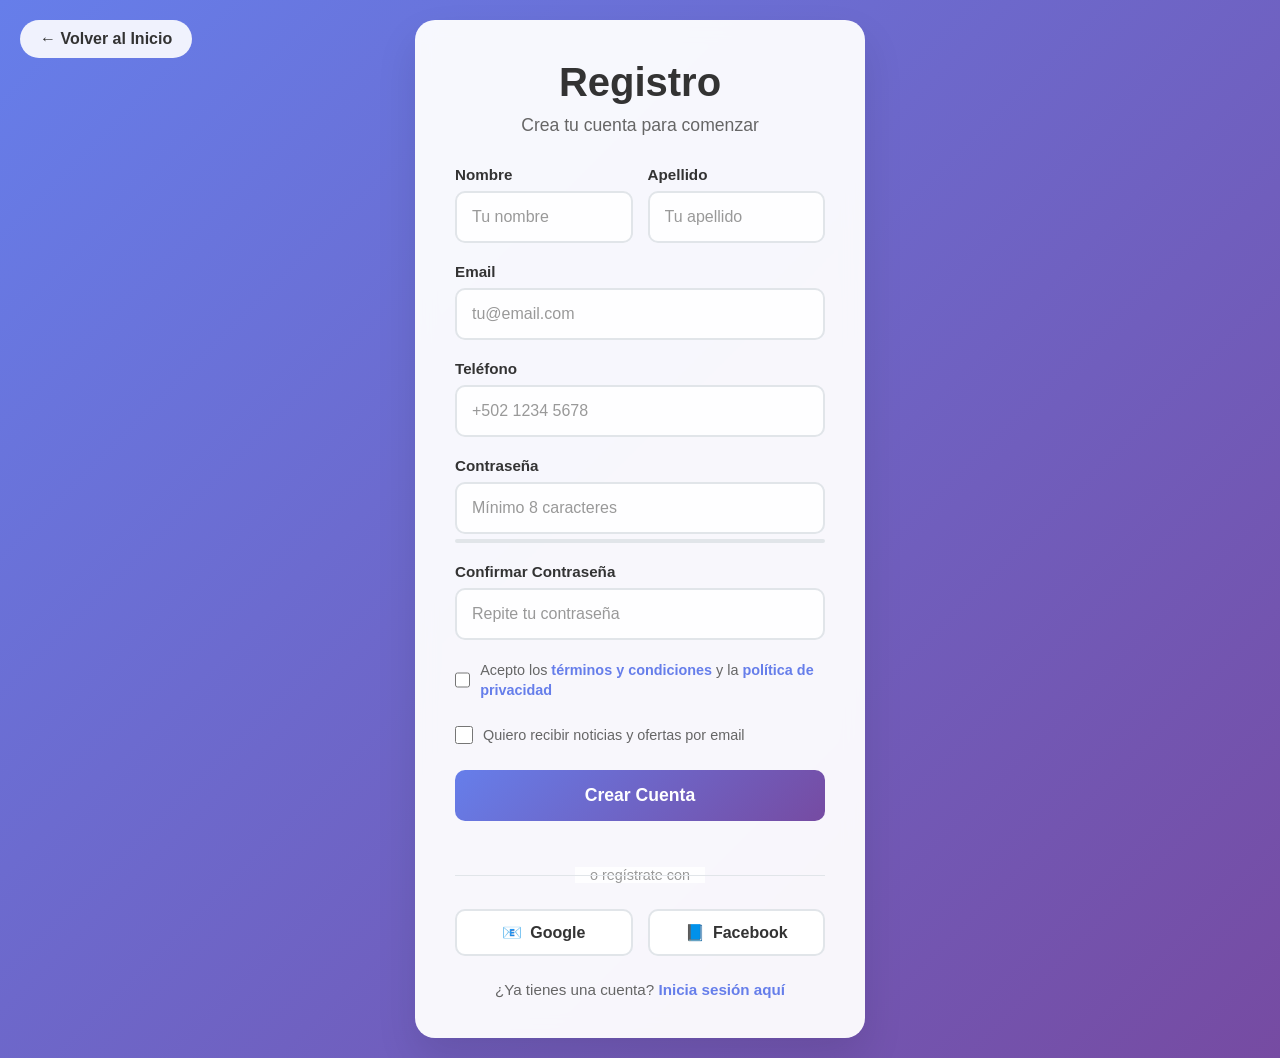
<file: Registro.html>
<!DOCTYPE html>
<html lang="es">
<head>
    <meta charset="UTF-8">
    <meta name="viewport" content="width=device-width, initial-scale=1.0">
    <title>Registro - Tu Sitio Web</title>
    <style>
        * {
            margin: 0;
            padding: 0;
            box-sizing: border-box;
        }

        body {
            font-family: 'Segoe UI', Tahoma, Geneva, Verdana, sans-serif;
            background: linear-gradient(135deg, #667eea 0%, #764ba2 100%);
            min-height: 100vh;
            display: flex;
            align-items: center;
            justify-content: center;
            padding: 20px;
        }

        .register-container {
            background: rgba(255, 255, 255, 0.95);
            backdrop-filter: blur(10px);
            padding: 40px;
            border-radius: 20px;
            box-shadow: 0 20px 40px rgba(0, 0, 0, 0.1);
            width: 100%;
            max-width: 450px;
            animation: slideUp 0.8s ease-out;
        }

        @keyframes slideUp {
            from {
                opacity: 0;
                transform: translateY(30px);
            }
            to {
                opacity: 1;
                transform: translateY(0);
            }
        }

        .register-header {
            text-align: center;
            margin-bottom: 30px;
        }

        .register-title {
            font-size: 2.5rem;
            color: #333;
            margin-bottom: 10px;
            font-weight: 700;
        }

        .register-subtitle {
            color: #666;
            font-size: 1.1rem;
            margin-bottom: 20px;
        }

        .form-group {
            margin-bottom: 20px;
        }

        .form-label {
            display: block;
            margin-bottom: 8px;
            color: #333;
            font-weight: 600;
            font-size: 0.95rem;
        }

        .form-input {
            width: 100%;
            padding: 15px;
            border: 2px solid #e1e5e9;
            border-radius: 10px;
            font-size: 1rem;
            transition: all 0.3s ease;
            background: rgba(255, 255, 255, 0.9);
        }

        .form-input:focus {
            outline: none;
            border-color: #667eea;
            box-shadow: 0 0 0 3px rgba(102, 126, 234, 0.1);
            transform: translateY(-2px);
        }

        .form-input::placeholder {
            color: #999;
        }

        .form-row {
            display: flex;
            gap: 15px;
        }

        .form-row .form-group {
            flex: 1;
        }

        .checkbox-group {
            display: flex;
            align-items: center;
            gap: 10px;
            margin-bottom: 25px;
        }

        .checkbox-input {
            width: 18px;
            height: 18px;
            accent-color: #667eea;
        }

        .checkbox-label {
            color: #666;
            font-size: 0.9rem;
            line-height: 1.4;
        }

        .checkbox-label a {
            color: #667eea;
            text-decoration: none;
            font-weight: 600;
        }

        .checkbox-label a:hover {
            text-decoration: underline;
        }

        .register-btn {
            width: 100%;
            padding: 15px;
            background: linear-gradient(135deg, #667eea, #764ba2);
            color: white;
            border: none;
            border-radius: 10px;
            font-size: 1.1rem;
            font-weight: 600;
            cursor: pointer;
            transition: all 0.3s ease;
            margin-bottom: 20px;
        }

        .register-btn:hover {
            transform: translateY(-2px);
            box-shadow: 0 10px 25px rgba(102, 126, 234, 0.3);
        }

        .register-btn:active {
            transform: translateY(0);
        }

        .divider {
            text-align: center;
            margin: 25px 0;
            color: #999;
            position: relative;
        }

        .divider::before {
            content: '';
            position: absolute;
            top: 50%;
            left: 0;
            right: 0;
            height: 1px;
            background: #e1e5e9;
        }

        .divider span {
            background: rgba(255, 255, 255, 0.95);
            padding: 0 15px;
            font-size: 0.9rem;
        }

        .social-register {
            display: flex;
            gap: 15px;
            margin-bottom: 25px;
        }

        .social-btn {
            flex: 1;
            padding: 12px;
            border: 2px solid #e1e5e9;
            border-radius: 10px;
            background: white;
            color: #333;
            text-decoration: none;
            display: flex;
            align-items: center;
            justify-content: center;
            gap: 8px;
            font-weight: 600;
            transition: all 0.3s ease;
        }

        .social-btn:hover {
            border-color: #667eea;
            transform: translateY(-2px);
            box-shadow: 0 5px 15px rgba(0, 0, 0, 0.1);
        }

        .login-link {
            text-align: center;
            color: #666;
            font-size: 0.95rem;
        }

        .login-link a {
            color: #667eea;
            text-decoration: none;
            font-weight: 600;
        }

        .login-link a:hover {
            text-decoration: underline;
        }

        .back-home {
            position: fixed;
            top: 20px;
            left: 20px;
            background: rgba(255, 255, 255, 0.9);
            color: #333;
            padding: 10px 20px;
            border-radius: 25px;
            text-decoration: none;
            font-weight: 600;
            transition: all 0.3s ease;
            backdrop-filter: blur(10px);
        }

        .back-home:hover {
            background: rgba(255, 255, 255, 1);
            transform: translateY(-2px);
            box-shadow: 0 5px 15px rgba(0, 0, 0, 0.1);
        }

        /* CSS para el icono blanco en user-actions */
        .user-actions .login-btn {
            display: flex;
            align-items: center;
            gap: 8px;
            background: rgba(255, 255, 255, 0.1);
            color: white;
            padding: 10px 20px;
            border-radius: 25px;
            text-decoration: none;
            font-weight: 600;
            transition: all 0.3s ease;
            backdrop-filter: blur(10px);
        }

        .user-actions .login-btn:hover {
            background: rgba(255, 255, 255, 0.2);
            transform: translateY(-2px);
        }

        .user-actions .login-icon {
            color: white;
            font-size: 1.2rem;
        }

        .user-actions .login-text {
            color: white;
        }

        @media (max-width: 768px) {
            .register-container {
                padding: 30px 20px;
                margin: 10px;
            }

            .register-title {
                font-size: 2rem;
            }

            .form-row {
                flex-direction: column;
                gap: 0;
            }

            .social-register {
                flex-direction: column;
            }

            .back-home {
                position: relative;
                top: 0;
                left: 0;
                display: inline-block;
                margin-bottom: 20px;
            }
        }

        .password-strength {
            margin-top: 5px;
            font-size: 0.8rem;
        }

        .strength-bar {
            width: 100%;
            height: 4px;
            background: #e1e5e9;
            border-radius: 2px;
            margin-top: 5px;
            overflow: hidden;
        }

        .strength-fill {
            height: 100%;
            transition: all 0.3s ease;
            border-radius: 2px;
        }

        .strength-weak { background: #ff4757; width: 25%; }
        .strength-fair { background: #ffa502; width: 50%; }
        .strength-good { background: #2ed573; width: 75%; }
        .strength-strong { background: #00b894; width: 100%; }
    </style>
</head>
<body>
    <a href="index.html" class="back-home">← Volver al Inicio</a>

    <div class="register-container">
        <div class="register-header">
            <h1 class="register-title">Registro</h1>
            <p class="register-subtitle">Crea tu cuenta para comenzar</p>
        </div>

        <form class="register-form" id="registerForm">
            <div class="form-row">
                <div class="form-group">
                    <label class="form-label" for="firstName">Nombre</label>
                    <input 
                        type="text" 
                        id="firstName" 
                        name="firstName" 
                        class="form-input" 
                        placeholder="Tu nombre" 
                        required
                    >
                </div>
                <div class="form-group">
                    <label class="form-label" for="lastName">Apellido</label>
                    <input 
                        type="text" 
                        id="lastName" 
                        name="lastName" 
                        class="form-input" 
                        placeholder="Tu apellido" 
                        required
                    >
                </div>
            </div>

            <div class="form-group">
                <label class="form-label" for="email">Email</label>
                <input 
                    type="email" 
                    id="email" 
                    name="email" 
                    class="form-input" 
                    placeholder="tu@email.com" 
                    required
                >
            </div>

            <div class="form-group">
                <label class="form-label" for="phone">Teléfono</label>
                <input 
                    type="tel" 
                    id="phone" 
                    name="phone" 
                    class="form-input" 
                    placeholder="+502 1234 5678"
                >
            </div>

            <div class="form-group">
                <label class="form-label" for="password">Contraseña</label>
                <input 
                    type="password" 
                    id="password" 
                    name="password" 
                    class="form-input" 
                    placeholder="Mínimo 8 caracteres" 
                    required
                >
                <div class="password-strength">
                    <div class="strength-bar">
                        <div class="strength-fill" id="strengthBar"></div>
                    </div>
                    <span id="strengthText"></span>
                </div>
            </div>

            <div class="form-group">
                <label class="form-label" for="confirmPassword">Confirmar Contraseña</label>
                <input 
                    type="password" 
                    id="confirmPassword" 
                    name="confirmPassword" 
                    class="form-input" 
                    placeholder="Repite tu contraseña" 
                    required
                >
            </div>

            <div class="checkbox-group">
                <input type="checkbox" id="terms" name="terms" class="checkbox-input" required>
                <label class="checkbox-label" for="terms">
                    Acepto los <a href="#">términos y condiciones</a> y la <a href="#">política de privacidad</a>
                </label>
            </div>

            <div class="checkbox-group">
                <input type="checkbox" id="newsletter" name="newsletter" class="checkbox-input">
                <label class="checkbox-label" for="newsletter">
                    Quiero recibir noticias y ofertas por email
                </label>
            </div>

            <button type="submit" class="register-btn">
                Crear Cuenta
            </button>
        </form>

        <div class="divider">
            <span>o regístrate con</span>
        </div>

        <div class="social-register">
            <a href="#" class="social-btn">
                <span>📧</span>
                Google
            </a>
            <a href="#" class="social-btn">
                <span>📘</span>
                Facebook
            </a>
        </div>

        <div class="login-link">
            ¿Ya tienes una cuenta? <a href="login.html">Inicia sesión aquí</a>
        </div>
    </div>

    <script>
        // Validación de fuerza de contraseña
        const passwordInput = document.getElementById('password');
        const strengthBar = document.getElementById('strengthBar');
        const strengthText = document.getElementById('strengthText');

        passwordInput.addEventListener('input', function() {
            const password = this.value;
            const strength = calculatePasswordStrength(password);
            
            strengthBar.className = 'strength-fill';
            
            if (strength < 2) {
                strengthBar.classList.add('strength-weak');
                strengthText.textContent = 'Débil';
                strengthText.style.color = '#ff4757';
            } else if (strength < 3) {
                strengthBar.classList.add('strength-fair');
                strengthText.textContent = 'Regular';
                strengthText.style.color = '#ffa502';
            } else if (strength < 4) {
                strengthBar.classList.add('strength-good');
                strengthText.textContent = 'Buena';
                strengthText.style.color = '#2ed573';
            } else {
                strengthBar.classList.add('strength-strong');
                strengthText.textContent = 'Fuerte';
                strengthText.style.color = '#00b894';
            }
        });

        function calculatePasswordStrength(password) {
            let strength = 0;
            if (password.length >= 8) strength++;
            if (password.match(/[a-z]/)) strength++;
            if (password.match(/[A-Z]/)) strength++;
            if (password.match(/[0-9]/)) strength++;
            if (password.match(/[^A-Za-z0-9]/)) strength++;
            return strength;
        }

        // Validación de confirmación de contraseña
        const confirmPasswordInput = document.getElementById('confirmPassword');
        
        confirmPasswordInput.addEventListener('input', function() {
            const password = passwordInput.value;
            const confirmPassword = this.value;
            
            if (password !== confirmPassword) {
                this.style.borderColor = '#ff4757';
            } else {
                this.style.borderColor = '#2ed573';
            }
        });

        // Manejo del formulario
        document.getElementById('registerForm').addEventListener('submit', function(e) {
            e.preventDefault();
            
            const formData = new FormData(this);
            const data = Object.fromEntries(formData);
            
            // Validaciones básicas
            if (data.password !== data.confirmPassword) {
                alert('Las contraseñas no coinciden');
                return;
            }
            
            if (!data.terms) {
                alert('Debes aceptar los términos y condiciones');
                return;
            }
            
            // Simular registro exitoso
            alert('¡Registro exitoso! Te hemos enviado un email de confirmación.');
            
            // Aquí iría la lógica real de registro
            console.log('Datos del registro:', data);
        });

        // Animaciones adicionales
        document.querySelectorAll('.form-input').forEach(input => {
            input.addEventListener('focus', function() {
                this.parentElement.style.transform = 'translateY(-2px)';
            });
            
            input.addEventListener('blur', function() {
                this.parentElement.style.transform = 'translateY(0)';
            });
        });
    </script>
</body>
</html>
</file>
